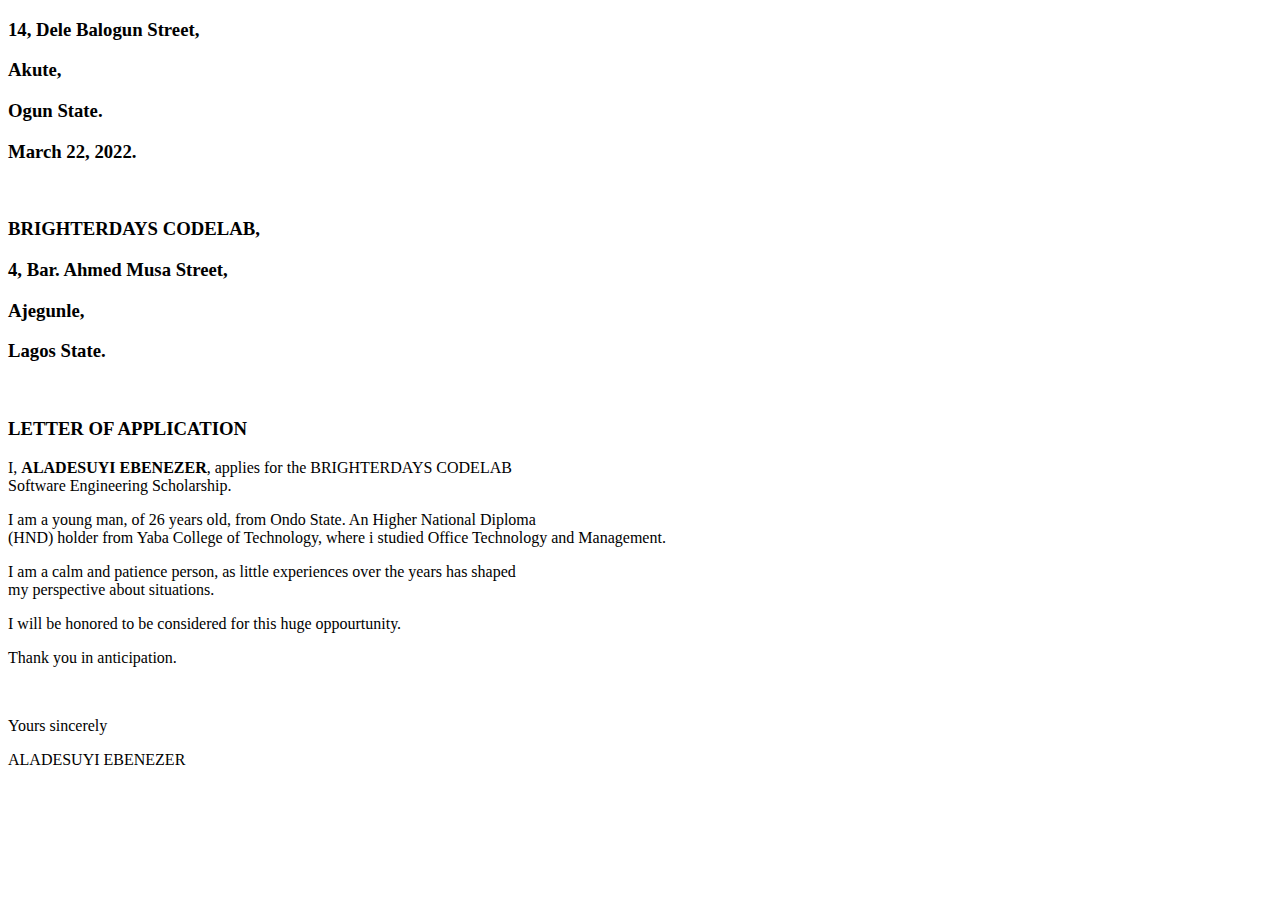
<file: index.html>
<!DOCTYPE html>
<html>
    <head>
        <title>Welcome To CODELAB</title>
    </head>
    <body>
        
        <h3>14, Dele Balogun Street,</h3>
        <h3>Akute,</h3>
        <h3>Ogun State.</h3>
        <h3>March 22, 2022.</h3>
        <br>
        <h3>BRIGHTERDAYS CODELAB,</h3>
        <h3>4, Bar. Ahmed Musa Street,</h3>
        <h3>Ajegunle,</h3>
        <h3>Lagos State.</h3>
        <br>
        <h3><b>LETTER OF APPLICATION</b></h3>
        <p>I, <b>ALADESUYI EBENEZER</b>, applies for the BRIGHTERDAYS CODELAB <br>Software Engineering Scholarship.</p>
        <p>I am a young man, of 26 years old, from Ondo State. An Higher National Diploma <br>(HND) holder from Yaba College of Technology, where i studied Office Technology and Management.</p>
        <p>I am a calm and patience person, as little experiences over the years has shaped <br>my perspective about situations.</p>
        <p>I will be honored to be considered for this huge oppourtunity.</p>
        <p>Thank you in anticipation.</p>
        <br>
        <p>Yours sincerely</p>
        <p>ALADESUYI EBENEZER</p>
    </body>
</html>
</file>
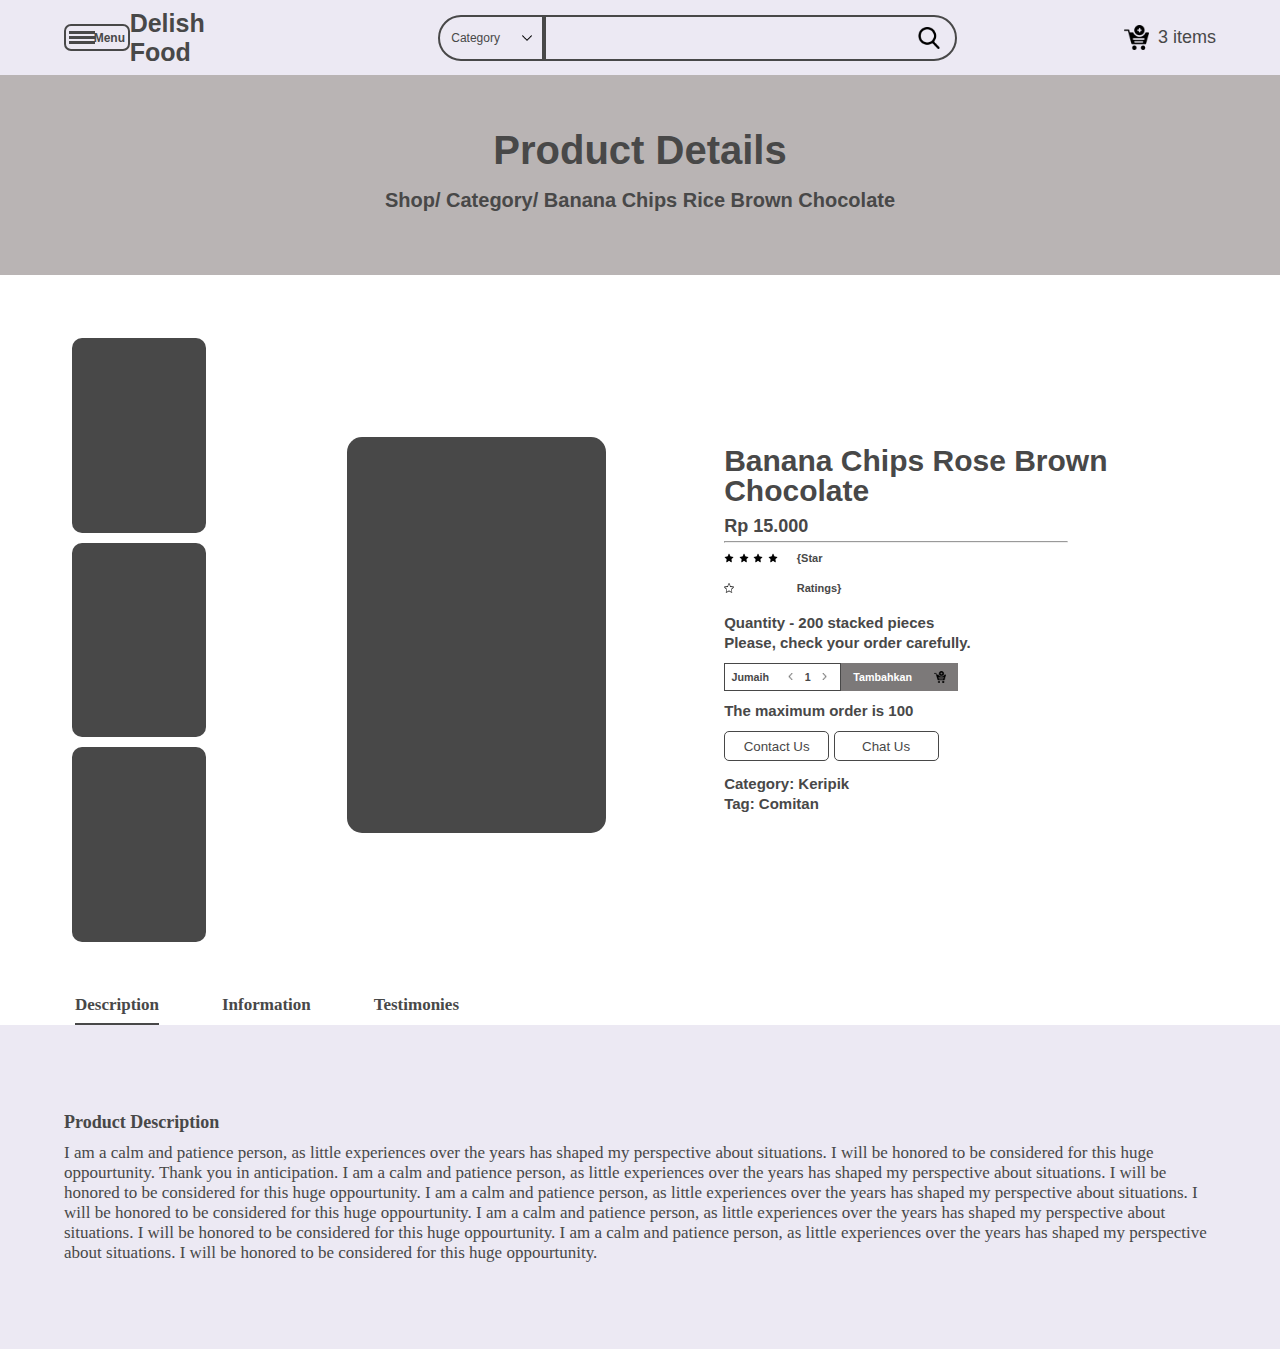
<file: frameWorkAssign.html>
<!DOCTYPE html>
<html>
    <head>
        <title>delish food</title>

        <link rel="stylesheet" href="./frameWorkAssign.css"/>

        <style>
            *{
                padding: 0;
                margin: 0;
            }

            .header{
                width: 100%;
                height: 75px;
                background-color: #ece9f3;
                display: flex;
                justify-content: center;
                font-family: 'Trebuchet MS', 'Lucida Sans Unicode', 'Lucida Grande', 'Lucida Sans', Arial, sans-serif;
            }

            .head{
                background-color: re;
                width: 90%;
                height: 100%;
                display: flex;
                justify-content: space-between;
                align-items: center;
            }

            .logo{
                background-color: whit;
                height: 60%;
                width: 18%;
                display: flex;
                justify-content: space-between;
                align-items: center;
            }

            .box{
                width: 30%;
                height: 50%;
                border: solid 2px #484848;
                border-radius: 7px;
                display: flex;
                justify-content: space-around;
                align-items: center;
            }

            .line{
                display: flex;
                justify-content: space-evenly;
                align-items: cente;
                flex-direction: column;
                width: 20px;
                height: 80%;
                line-height: 10px;
            }

            .lines{
                border: solid 3px #484848;
                width: 100%;
                border-bottom: 10px;
                font-weight: bold;
            }

            .menu{
                font-size: 12px;
                color: #484848;
                font-weight: bold;
            }

            .name{
                font-size: 25px;
                font-weight: bold;
                color: #484848;
            }

            .search{
                width: 45%;
                height: 80%;
                display: flex;
                justify-content: center;
                align-items: center;
            }

            .search1{
                border: solid 2px #484848;
                width: 20%;
                height: 70%;
                border-radius: 30px 0 0 30px;
                display: flex;
                justify-content: space-around;
                align-items: center;
            }

            .cate{
                font-size: 12px;
                color: #484848;
            }

            .search2{
                border: solid 2px #484848;
                width: 80%;
                height: 70%;
                border-radius: 0 30px 30px 0;
                display: flex;
                justify-content: space-between;
                align-items: center;
                background: transparent;
            }

            .inp{
                height: 100%;
                width: 85%;
                background: transparent;
                border: none;
                outline: none;
                font-size: 20px;
            }

            .cart{
                width: 8%;
                height: 80%;
                display: flex;
                justify-content: space-between;
                align-items: center;
                color: #484848;
            }

            .arrow-down{
                width: 10px;
                height: 10px;
            }

            .srch{
                width: 22px;
                height: 22px;
                margin-right: 15px;
            }

            .cart1{
                width: 25px;
                height: 25px;
            }
            

        </style>
    </head>
    <body>
        <div class="header">
            <div class="head">
                <div class="logo">
                    <div class="box">
                        <div class="line">
                            <div class="lines"></div>
                            <div class="lines"></div>
                            <div class="lines"></div>
                        </div>
                        <div class="menu">Menu</div>
                    </div>
                    <div class="name">Delish Food</div>
                    </div>
                <div class="search">
                    <div class="search1">  
                        <div class="cate">Category</div>
                        <img class="arrow-down" src="./Images/arrow-down.png" alt="eben"/>
                    </div>
                    <div class="search2">
                        <input class="inp" placeholder=""/>
                        <img class="srch" src="./Images/search.png" alt="eben"/>
                </div>
                </div>
                <div class="cart">
                    <img class="cart1" src="./Images/add-to-cart.png" alt="eben"/>
                <div class="rp">3 items</div>
                </div>
            </div>
                
            </div>

        </div>

        <div class="sub-head">
            <h2 class="pro">Product Details</h2>
            <h4 class="shop">Shop/ Category/ Banana Chips Rice Brown Chocolate</h4>
        </div>

        <div class="order">
            <div class="boxes">
                <div class="boxs"></div>
                <div class="boxs"></div>
                <div class="boxs"></div>
            </div>
            <div class="big-box">
                <div class="big"></div>
            </div>
            <div class="info">
                <h3 class="ban">Banana Chips Rose Brown <br> Chocolate</h3>
                <h4 class="rp">Rp 15.000</h4>
                <hr>
                <div class="stars">
                   <div class="starr"> <img class="star" src="./Images/star.png"/>
                    <img class="star" src="./Images/star.png"/>
                    <img class="star" src="./Images/star.png"/>
                    <img class="star" src="./Images/star.png"/>
                    <img class="star" src="./Images/star-white.png"/></div>
                    <div><h6 class="star-rate">{Star Ratings}</h6></div>
                </div>

                <div style="margin-top: 10px; margin-bottom: 10px;">
                <h5 class="pls">Quantity - 200 stacked pieces</h5>
                <h5 class="pls">Please, check your order carefully.</h5>
            </div>

                <div class="order-cart">
                    <div class="jum">
                        <h6>Jumaih</h6>
                        <div class="arrows">
                            <img class="arr" src="./Images/left-arrow.png" />
                            <h6 class="tamb">1</h6>
                            <img class="arr" src="./Images/next.png" />
                        </div>
                    </div>
                    <div class="tam">
                        <h6 class="tamb">Tambahkan</h6>
                        <img class="cart-img" src="./Images/add-to-cart.png" />
                    </div>
                </div>

                <h5 class="pls" style="margin-top: 10px; margin-bottom: 10px;">The maximum order is 100</h5>

                <div class="btns">
                    <button class="btn">Contact Us</button>
                    <button class="btn">Chat Us</button>
                </div>

                <div style="margin-top: 13px;">
                    <h5 class="pls">Category: Keripik</h5>
                <h5 class="pls">Tag: Comitan</h5>
            </div>
                

            </div>
        </div>

        <div class="des">
        
            <div class="three">
                <h5 class="in" style="border-bottom: solid 2px #484848;">Description</h5>
                <h5 class="in">Information</h5>
                <h5 class="in">Testimonies</h5>
            </div>

            <div class="pros">
                <div class="pro-des">
                    <h5>Product Description</h5>
                    <p>
                        I am a calm and patience person, as little experiences over the years has 
                        shaped my perspective about situations. I will be honored to be considered 
                        for this huge oppourtunity. Thank you in anticipation.
                        I am a calm and patience person, as little experiences over the years has 
                        shaped my perspective about situations. I will be honored to be considered 
                        for this huge oppourtunity. 
                        I am a calm and patience person, as little experiences over the years has 
                        shaped my perspective about situations. I will be honored to be considered 
                        for this huge oppourtunity.
                        I am a calm and patience person, as little experiences over the years has 
                        shaped my perspective about situations. I will be honored to be considered 
                        for this huge oppourtunity.
                        I am a calm and patience person, as little experiences over the years has 
                        shaped my perspective about situations. I will be honored to be considered 
                        for this huge oppourtunity.
                    </p>
                </div>
            </div>
        
        </div>

        
    </body>
</html>
</file>
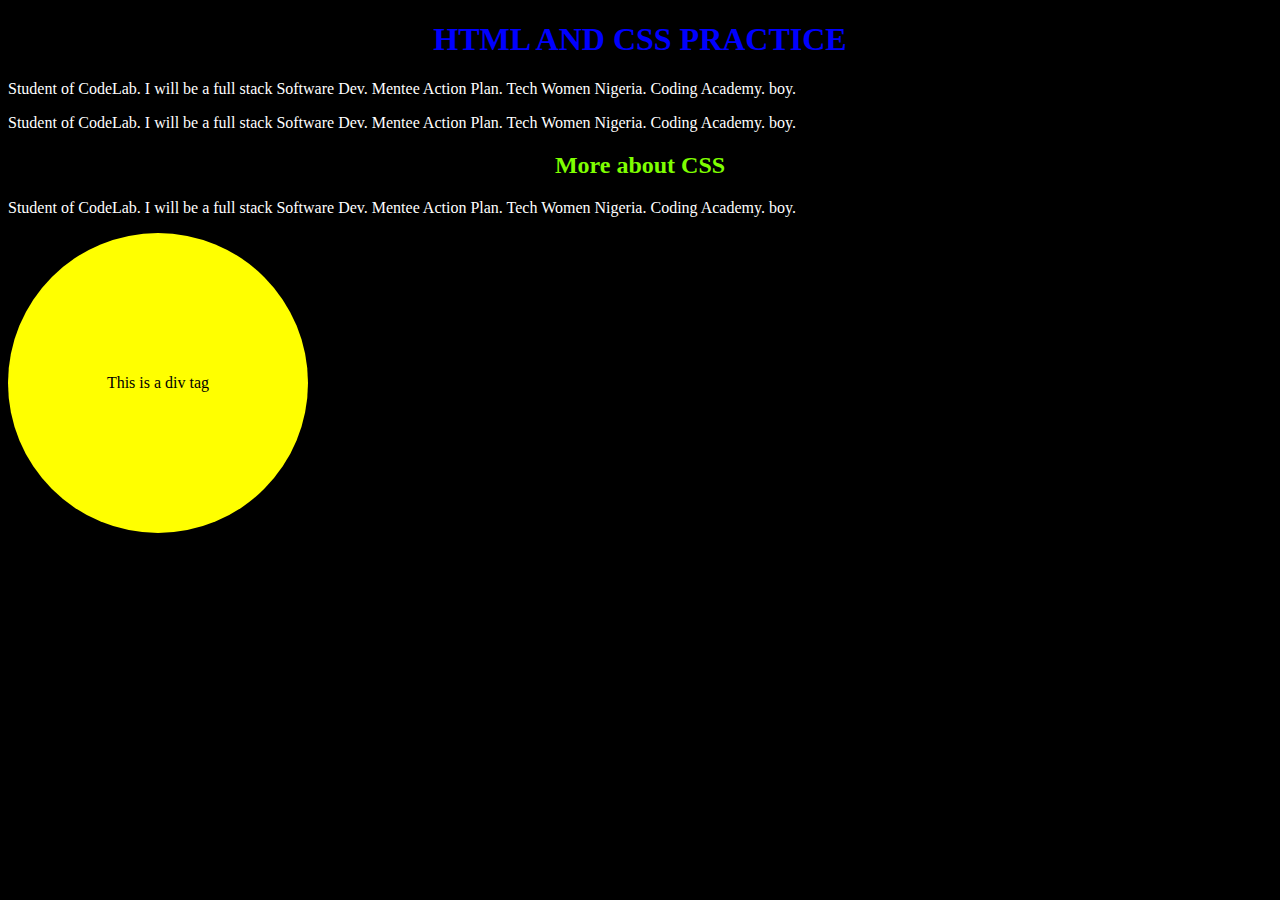
<file: lesson2.html>
<!DOCTYPE html>
<html>
    <head>
        <title>HTML & CSS PRACTICE</title>
    </head>
    <body style="background-color: black; color: white;">
        <h1 style="color:blue; text-align: center;">HTML AND CSS PRACTICE</h1>
        <p>Student of CodeLab. I will be a full stack Software Dev. Mentee Action Plan. Tech Women Nigeria. Coding Academy. boy.
</p>
<p>Student of CodeLab. I will be a full stack Software Dev. Mentee Action Plan. Tech Women Nigeria. Coding Academy. boy.
</p>
<h2 style="color:chartreuse; text-align: center;">More about CSS</h2>
<p>Student of CodeLab. I will be a full stack Software Dev. Mentee Action Plan. Tech Women Nigeria. Coding Academy. boy.
</p>
<div style="width: 300px; height: 300px; background-color: yellow; border-radius: 50%; display: flex; align-items: center; justify-content: center; color: black;">This is a div tag</div>
    </body>
</html>
</file>
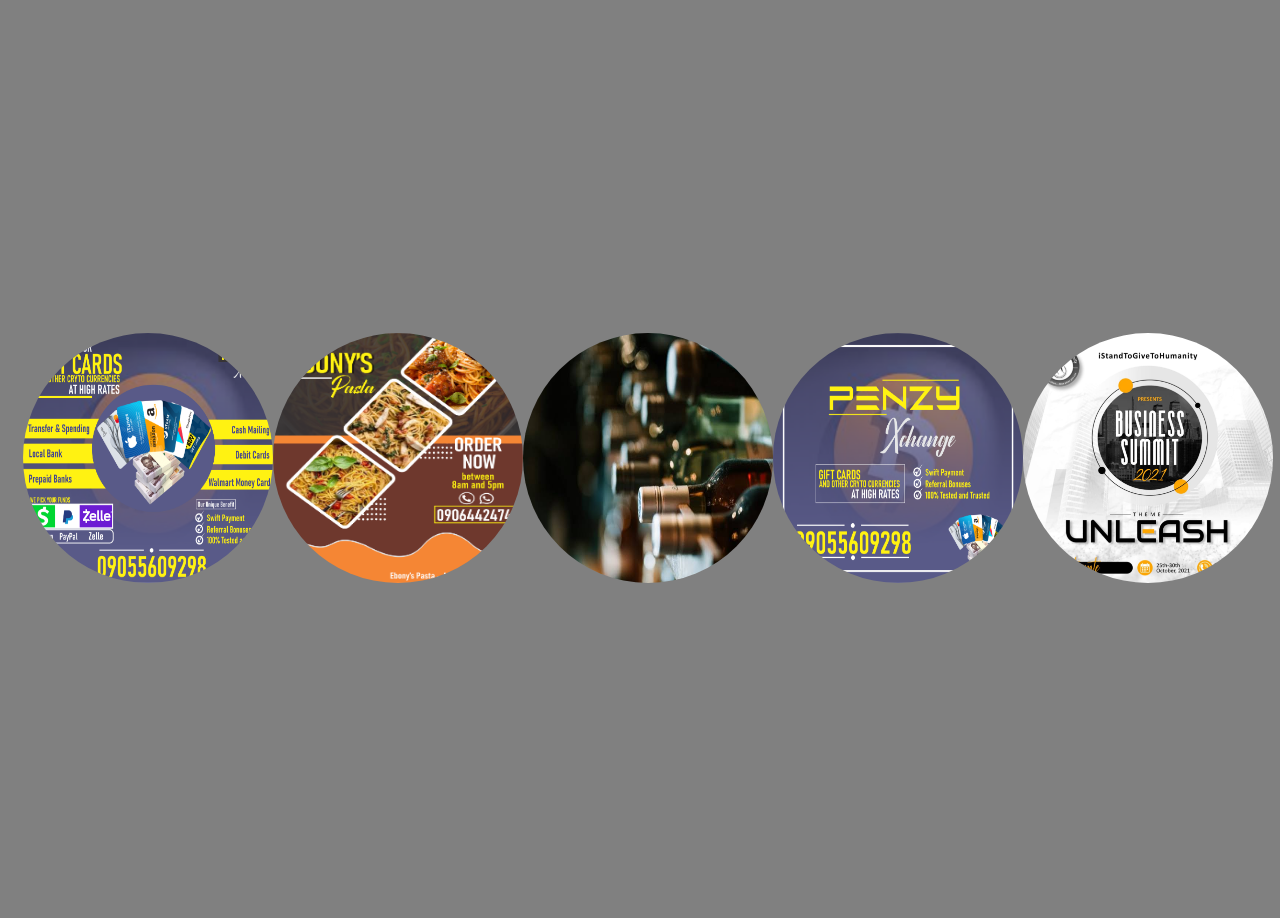
<file: lesson3.html>
<!DOCTYPE html>
<html>
    <head>
        <title>Image Card</title>
    </head>
    <body style = "background-color: gray; 
    display: flex; 
    justify-content: center; 
    height: 100%; 
    width: 100%;
    min-height: 100vh; 
    align-items: center; 
    flex-direction: colum;
    flex-wrap: wrap; 
    margin-bottom: 10px;">

        <div style = "width: 250px; 
        height: 250px; 
        background-color: white; 
        border-radius: 50%;
        overflow: hidden;">
        <img src="./Images/Penzy2.png" 
        style="height: 100%; 
        width: 100%; 
        border-radius: 0%;"/>
        </div>

        <div style = "width: 250px; 
        height: 250px; 
        background-color: white; 
        border-radius: 50%;
        overflow: hidden;">
        <img src="./Images/Pasta.png" 
        style="height: 100%; 
        width: 100%; 
        border-radius: 0%;"/>
        </div>

        <div style = "width: 250px; 
        height: 250px; 
        background-color: white; 
        border-radius: 50%;
        overflow: hidden;">
        <img src="./Images/bottle.jpg" 
        style="height: 100%; 
        width: 100%; 
        border-radius: 0%;"/>
        </div>

        <div style = "width: 250px; 
        height: 250px; 
        background-color: white; 
        border-radius: 50%;
        overflow: hidden;">
        <img src="./Images/Penzy3.png" 
        style="height: 100%; 
        width: 100%; 
        border-radius: 0%;"/>
        </div>

        <div style = "width: 250px; 
        height: 250px; 
        background-color: white; 
        border-radius: 50%;
        overflow: hidden;">
        <img src="./Images/unleash.jpg" 
        style="height: 100%; 
        width: 100%; 
        border-radius: 0%;"/>
        </div>
        
    </body>
</html>
</file>
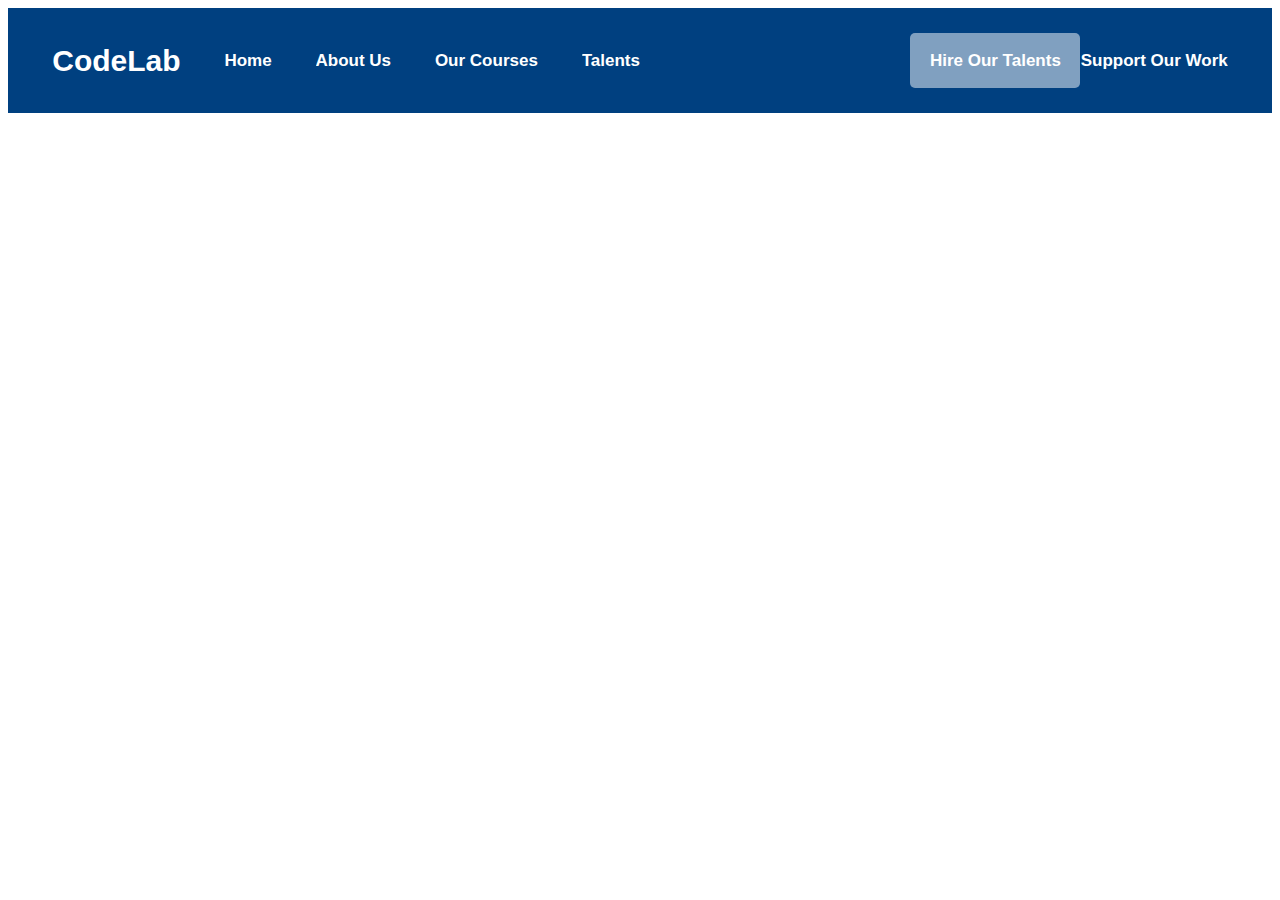
<file: lesson4.html>
<!DOCTYPE html>
<html>
    <head>
        <title>head</title>
    </head>
    <body>
        <div style="width:100%;
        height: 105px;
        background-color: #004080;
        color: white;
        font-family: 'Trebuchet MS', 'Lucida Sans Unicode', 'Lucida Grande', 'Lucida Sans', Arial, sans-serif;
        font-weight: bold;
        display: flex;
        justify-content: center;
        align-items: center;">

            <div style="width: 93%;
            height: 100%;
            display: flex;
            justify-content: space-between;
            align-items: center;
            font-size: 17px;">

                <div style="width: 50%;
                height: 100%;
                display: flex;
                justify-content: space-between;
                align-items: center;">

                    <div style = "font-size: 30px; 
                    border-radius: 5px;
                    overflow: hidden;">CodeLab
                    </div>

                    <div style = " 
                    border-radius: 5px;
                    overflow: hidden;">Home
                    </div> 

                    <div style = " 
                    border-radius: 5px;
                    overflow: hidden;">About Us
                    </div>

                    <div style = " 
                    border-radius: 5px;
                    overflow: hidden;">Our Courses
                    </div> 

                    <div style = " 
                    border-radius: 5px;
                    overflow: hidden;">Talents
                    </div>

                </div>
 
                <div style="
                width: 27%;
                height: 100%;
                display: flex;
                justify-content: space-between;
                align-items: center;">
                    
                
                    <div style = "width: 170px;
                    height: 55px;
                    background-color: #80A0C0; 
                    border-radius: 5px;
                    overflow: hidden;
                    display: flex;
                    justify-content: center;
                    align-items: center;">Hire Our Talents
                    </div> 

                    <div style = " 
                    border-radius: 5px;
                    overflow: hidden;">Support Our Work
                    </div>

                </div>

    </div>
</div>
    </body>
</html>
</file>
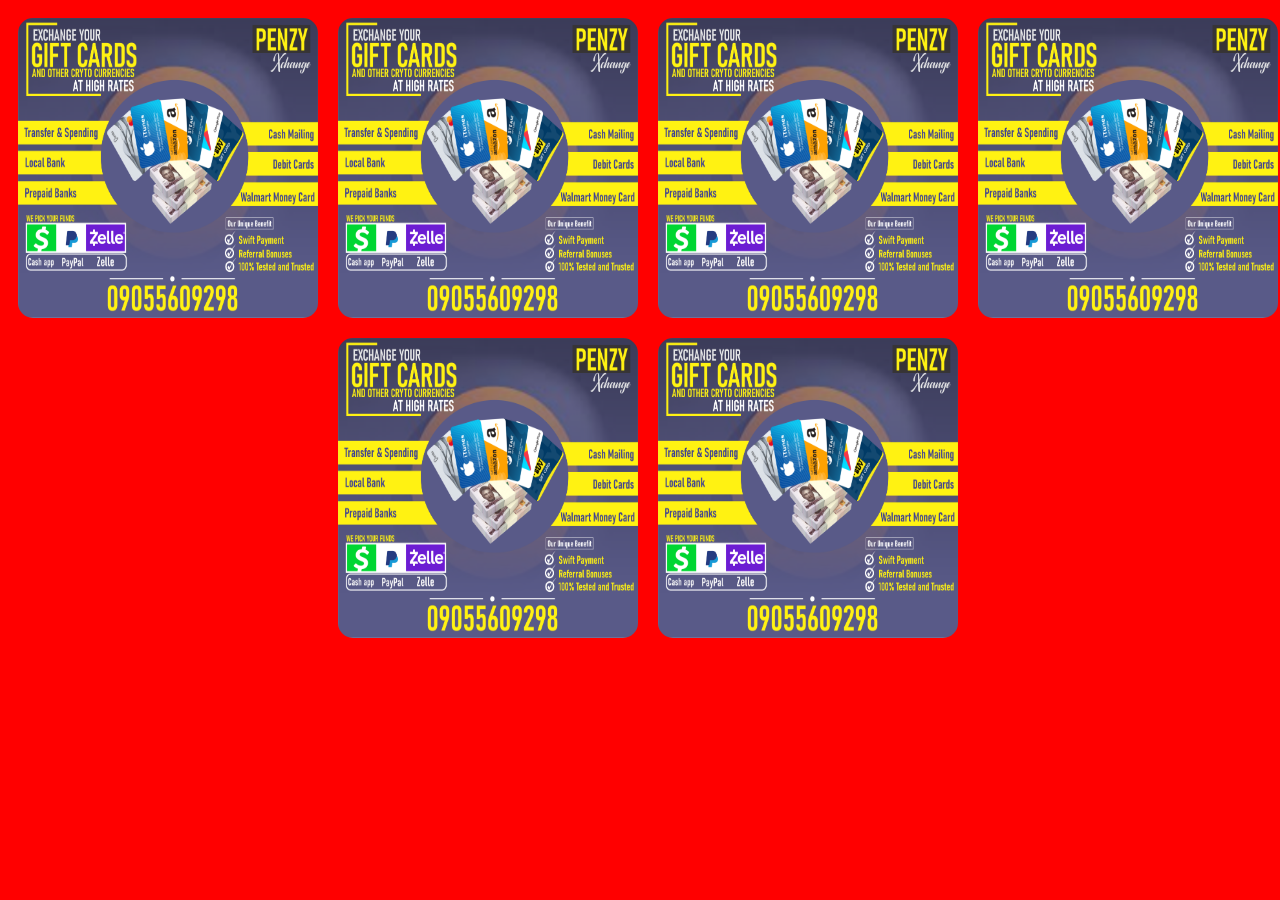
<file: lesson5.html>
<!DOCTYPE html>
<html>
    <head>
        <title>an image card</title>
        <style>
            body{
                background: red;
                width: 100%;
                height: 100%;
                display: flex;
                justify-content: center;
                flex-wrap: wrap;
            }

            .card{
                height: 300px;
                width: 300px;
                background-color: blue;
                border-radius: 15px;
                overflow: hidden;
                margin: 10px;
            }

            .image{
                width: 100%;
                height: 100%;
                object-fit: cove;
            }

        </style>
    </head>
    <body class="body">
        <div class="card">
            <img class="image" 
            src="./Images/Penzy2.png"/>
        </div>

        <div class="card">
            <img class="image" 
            src="./Images/Penzy2.png"/>
        </div>

        <div class="card">
            <img class="image" 
            src="./Images/Penzy2.png"/>
        </div>

        <div class="card">
            <img class="image" 
            src="./Images/Penzy2.png"/>
        </div>
        
        <div class="card">
            <img class="image" 
            src="./Images/Penzy2.png"/>
        </div>

        <div class="card">
            <img class="image" 
            src="./Images/Penzy2.png"/>
        </div>
    </body>
</html>
</file>
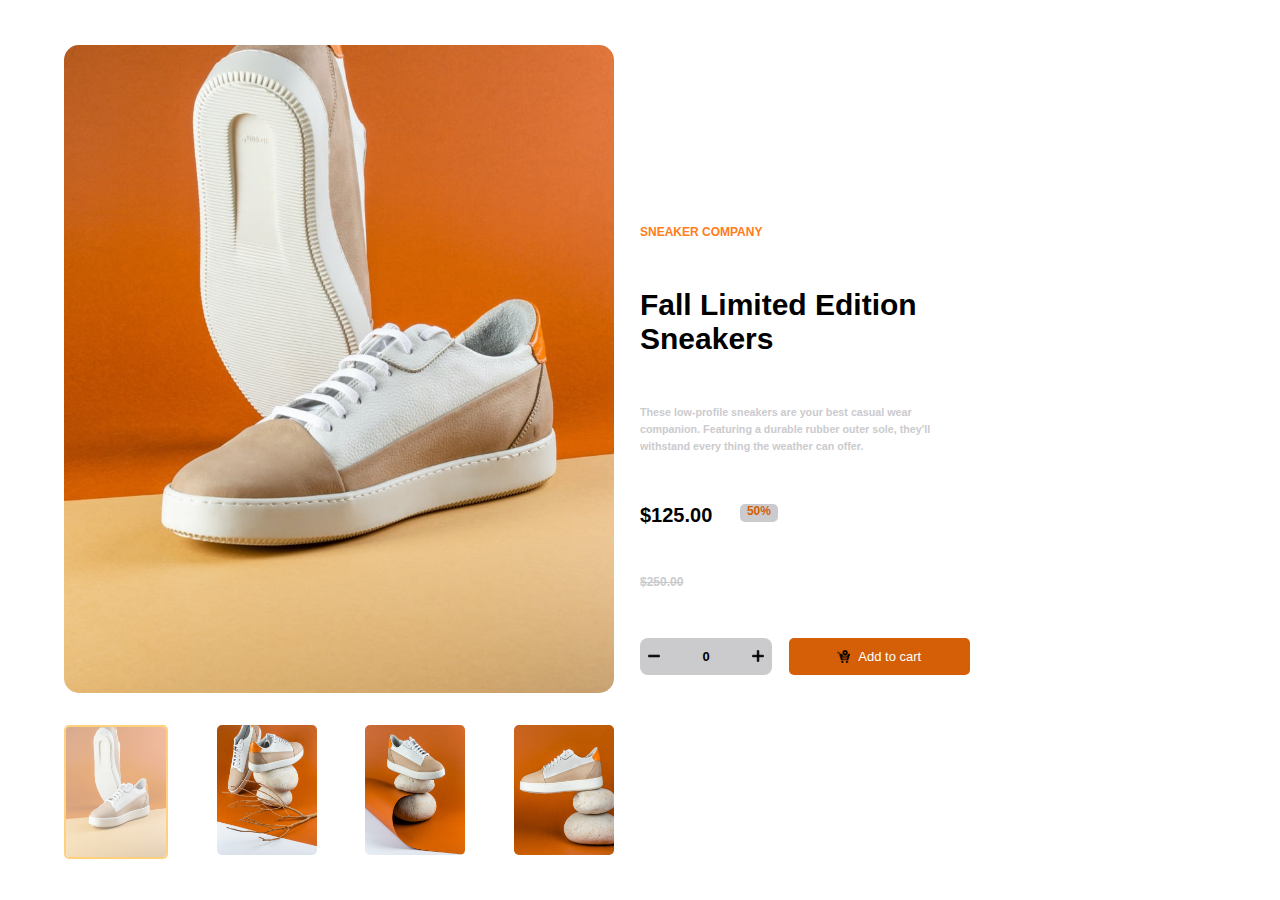
<file: mediaQuery.html>
<!DOCTYPE html>
<html lang="en">
<head>
    <meta charset="UTF-8">
    <meta http-equiv="X-UA-Compatible" content="IE=edge">
    <meta name="viewport" content="width=device-width, initial-scale=1.0">
    <title>media query</title>
    <link rel="stylesheet" href="mediaQuery.css">
</head>
<body class="main">
    <div class="box">
        <div class="right-side">
            <div class="images">
                <div class="holder">
                    <img class="shoe1" src="./Images/image-product-1.jpg" alt=""/>
                </div>
                <div class="bottom-img">
                    <div class="img1"> <img src="./Images/image-product-1.jpg" alt=""/></div>
                    <div class="img2"> <img src="./Images/image-product-2.jpg" alt=""/></div>
                    <div class="img2"> <img src="./Images/image-product-3.jpg" alt=""/></div>
                    <div class="img2"> <img src="./Images/image-product-4.jpg" alt=""/></div>
                </div>
            </div>
        </div>

        <div class="left-side">
            <div class="text-hol">
                <h5 class="sneak">SNEAKER COMPANY</h5>

                <h2 class="fall">Fall Limited Edition <br/> Sneakers</h2>

                <h6 class="low">These low-profile sneakers are your best casual wear <br/>companion. Featuring a durable rubber outer sole, they'll <br/>withstand every thing the weather can offer.</h6>

                <div class="num">
                    <h4 class="two">$125.00</h4>
                    <h6 class="fif">50%</h6>
                </div>

                <h6 class="dollar">$250.00</h6>

                <div class="cart">
                    <div class="quan">
                        <img class="plus" src="./Images/minus.png" alt="eben"/>
                        <h6>0</h6>
                        <img class="plus" src="./Images/add.png" alt="eben"/>
                    </div>

                    <button class="add"> <img class="shop" src="./Images/add-to-cart.png" alt="eben"/> <div class="to">Add to cart</div> 
                    </button>
                </div>
            </div>
        </div>
    </div>
    
</body>
</html>
</file>
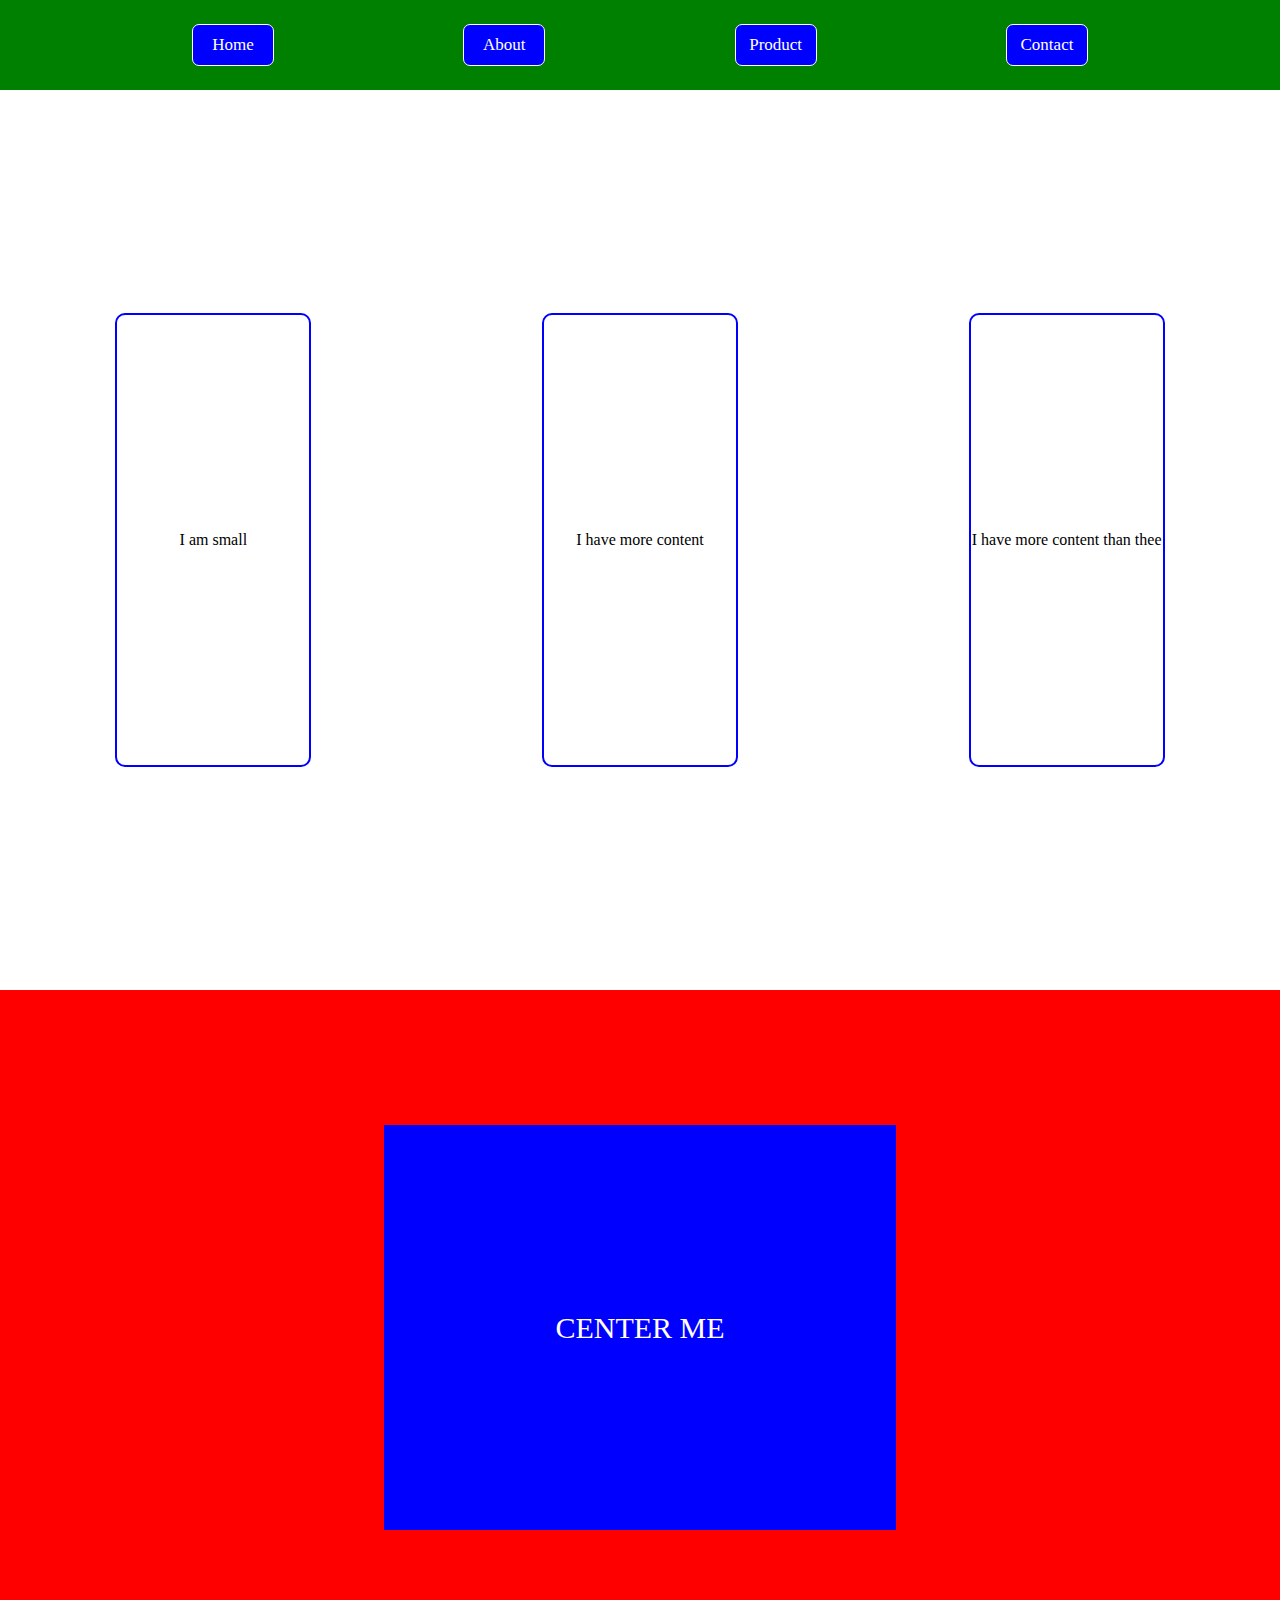
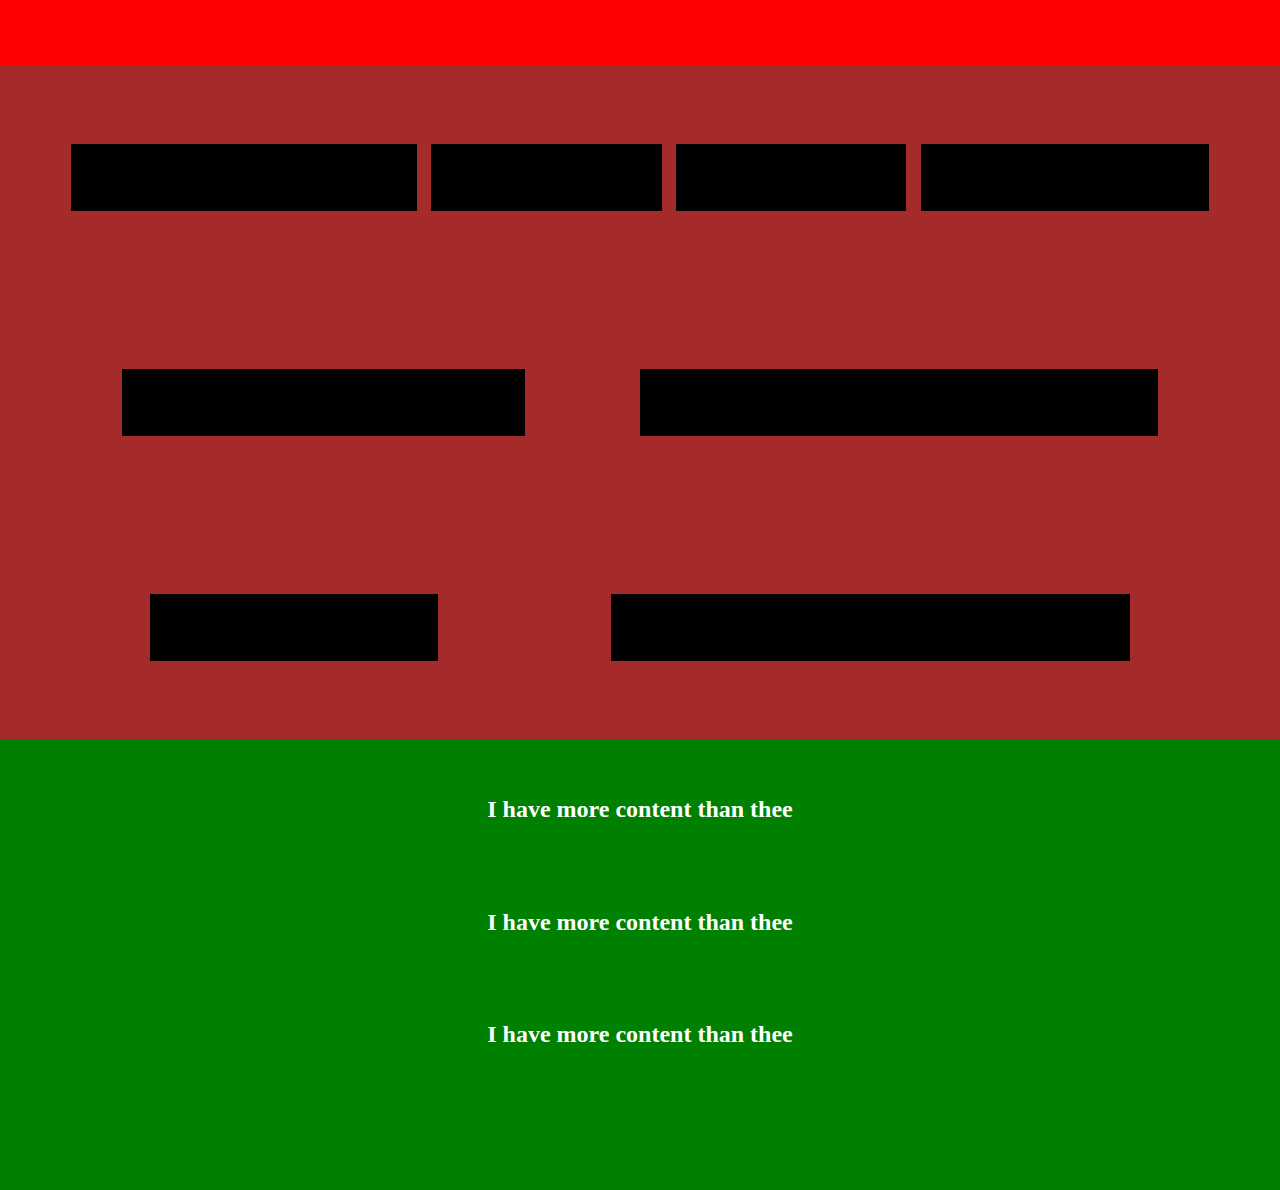
<file: test.html>
<!DOCTYPE html>
<html lang="en">
<head>
    <meta charset="UTF-8">
    <meta http-equiv="X-UA-Compatible" content="IE=edge">
    <meta name="viewport" content="width=device-width, initial-scale=1.0">
    <link rel="stylesheet" href="test.css">
    <title>Ebenezer-Aladesuyi</title>
</head>
<body>
    <div class="head">
        <div class="head-hold">
        <div class="nav">
            <a href="">Home</a>
            <a href="">About</a>
            <a href="">Product</a>
            <a href="">Contact</a>
        </div>
    </div>
    </div>

    <div class="row">
        <div class="card">
            I am small
        </div>

        <div class="card">
            I have more content
        </div>

        <div class="card">
            I have more content than thee
        </div>
    </div>

    <div class="parent">
        <div class="child">CENTER ME</div>
    </div>

    <div class="arr">
        <div class="hold">
        <div class="card3">
           
        </div>

        <div class="card4">
            
        </div>

        <div class="card4">
            
        </div>

        <div class="card5">
            
        </div>

        <div class="card6">
            
        </div>

        <div class="card7">
           
        </div>

        <div class="card8">
            
        </div>

        <div class="card9">
           
        </div>
    </div>
    </div>

    <div class="last">
       <h2 class="text">
            I have more content than thee
       </h2>
        <h2 class="text">
            I have more content than thee
        </h2>
        <h2 class="text">
            I have more content than thee
        </h2>
    </div>


</body>
</html>
</file>
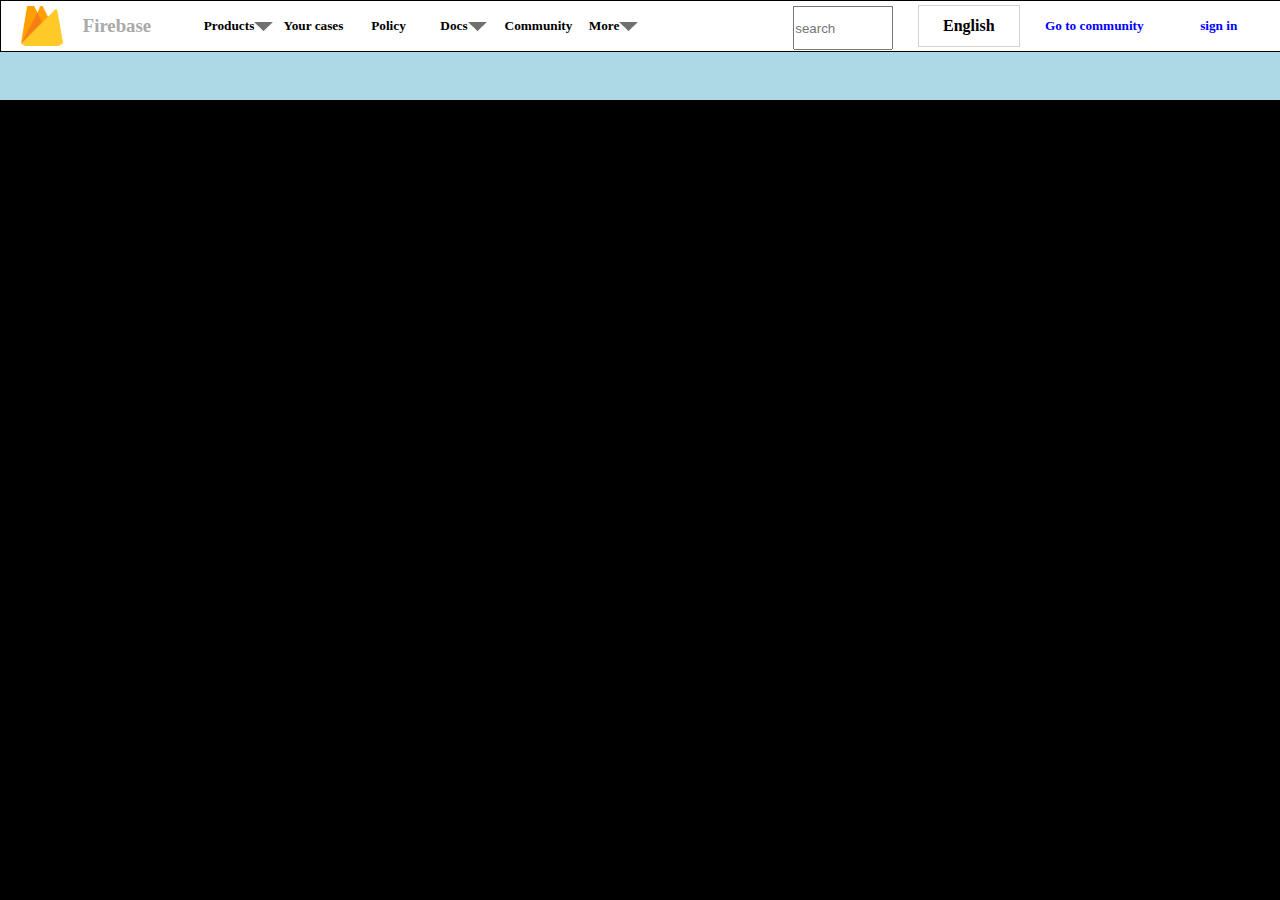
<file: project/project.html>
<!DOCTYPE html>
<html lang="en">
  <head>
    <title>project</title>
    <link rel="stylesheet" href="project.css" />
  </head>
  <body class="body">
    <div class="header">
      <div class="header1">
        <div class="main">
          <div class="firebase">
            <img class="f-icon" src="./New folder/1175544_firebase_google_icon.png" >
            
            <h3 class="text-1">Firebase</h3>
          </div>
          <div class="p-div">
            <div class="products"><h5>Products</h5><img src="./New folder/Polygon 1.png"></div>
            <div class="products"><h5>Your cases</h5></div>
            <div class="products"><h5>Policy</h5></div>
            <div class="products"><h5>Docs</h5><img src="./New folder/Polygon 1.png"></div>
            <div class="products"><h5>Community</h5></div>
            <div class="products"><h5>More</h5><img src="./New folder/Polygon 1.png"></div>
          </div>
        </div>
        <div class="box-3">
          <div class="search"><input class="s-1" type="text" placeholder="search">
                    </div>
          <div class="English"><h4>English</h4></div>
          <div class="go"><h5 class="text">Go to community</h5></div>
          <div class="sign"><h5 class="text">sign in</h5></div>
        </div>
      </div>
    </div>
  </body>
</html>
</file>
<file: frameWorkAssign.css>
.sub-head{
    width: 100%;
    height: 200px;
    background-color: rgb(185, 180, 180);
    display: flex;
    justify-content: center;
    align-items: center;
    flex-direction: column;
    color: #484848;
    font-family: 'Trebuchet MS', 'Lucida Sans Unicode', 'Lucida Grande', 'Lucida Sans', Arial, sans-serif;
    line-height: 50px;
}

.pro{
    font-size: 40px;
}

.shop{
    font-size: 20px;
}

.order{
    width: 93%;
    height: 80vh;
    font-family: 'Trebuchet MS', 'Lucida Sans Unicode', 'Lucida Grande', 'Lucida Sans', Arial, sans-serif;
    display: flex;
    justify-content: space-around;
    align-items: center;
}

.boxes{
    width: 15%;
    height: 100%;
    display: flex;
    justify-content: center;
    align-items: center;
    flex-direction: column;
}

.boxs{
    height: 27%;
    width: 75%;
    border-radius: 10px;
    background-color: #484848;
    margin-top: 10px;
}

.big-box{
    width: 25%;
    height: 100%;
    display: flex;
    justify-content: center;
    align-items: center;
}

.big{
    width: 87%;
    height: 55%;
    border-radius: 15px;
    background-color: #484848;
}

.info{
    width: 35%;
    height: 100%;
    display: flex;
    justify-content: center;
    align-items: cente ;
    flex-direction: column;
    font-family: 'Trebuchet MS', 'Lucida Sans Unicode', 'Lucida Grande', 'Lucida Sans', Arial, sans-serif;
    color: #484848;
    margin-top: -10px;
    line-height: 30px;
}

.ban{
    font-size: 30px;
    margin-bottom: 5px;
}

.rp{
    font-size: 18px;
}

.stars{
    display: flex;
    align-items: center;
    justify-content: space-between;
    width: 35%;
}

.starr{
    margin-right: 5px;
}

.star{
    width: 10px;
    height: 10px;
}

.star-rate{
    font-size: 11px;
}

.pls{
    font-size: 15px;
    line-height: 20px;
}

.order-cart{
    display: flex;
}


.jum{
    width: 115px;
    height: 26px;
    background-color: white;
    border: solid 1px #484848;
    display: flex;
    justify-content: space-around;
    align-items: center;
}

.arrows{
    display: flex;
    justify-content: space-around;
    align-items: center;
    width: 45%;

}

.arr{
    width: 7px;
    height: 7px;
}

.tam{
    width: 115px;
    height: 26px;
    background-color:  #7c7979;
    display: flex;
    justify-content: space-around;
    align-items: center;
    color: white;
    border:  solid 1px #7c7979;
}

.cart-img{
    width: 12px;
    height: 12px;
}

.btn{
    width: 105px;
    height: 30px;
    background-color: white;
    border: solid 1px #484848;
    border-radius: 5px;
    color: #484848;
}

hr{
    width: 82%;
    color: #484848;
}

.des{
    width: 100%;
    height: 40vh;
    color: #484848;
    margin-bottom: 10px;
}

.three{
    width: 30%;
    height: 30px;
    display: flex;
    justify-content: space-between;
    margin-left: 75px;
}

.three h5{
    font-size: 17px;
}

.pros{
    width: 100%;
    height: 90%;
    background-color: #ece9f3;
    display: flex;
    align-items: center;
    flex-direction: column;
}

.pro-des{
    width: 90%;
    height: 100%;
    display: flex;
    justify-content: center;
    align-items: center;
    flex-direction: column;
}

.pro-des h5{
    font-size: 18px;
    width: 100%;
    margin-bottom: 10px;
}

.pro-des p{
    font-size: 17px;
}
</file>
<file: mediaQuery.css>
*{
    padding: 0;
    margin: 0;
}

.main{
    height: 100%;
    width: 100%;
    display: flex;
    justify-content: center;
    align-items: center;
}
@media screen and (max-width:320px){
    .main{
        background-color: green;
    }
}

.box{
    width: 90%;
    height: 100%;
    background-color: white;
    display: flex;
    justify-content: space-between;
    flex-wrap: wrap;
}

.right-side{
    width: 50%;
    height: 100vh;
    display: flex;
    align-items: center;
}

@media screen and (max-width:425px)  {
    .right-side{
        width: 100%;
        flex-wrap: wrap;
    }
        
}

.images{
    height: 90%;
    width: 550px;
    display: flex;
    flex-direction: column;
    justify-content: space-between;
}

.holder{
    width: 100%;
    height: 80%;
    border-radius: 15px;
    overflow: hidden;
}

.shoe1{
    height: 100%;
    width: 100%;
    object-fit: cover;
}

.bottom-img{
    width: 100%;
    height: 16%;
    display: flex;
    justify-content: space-between;
}

.img1{
    width: 100px;
    height: 100%;
    background-color: white;
    border-radius: 5px;
    border: 2px solid orange;
    opacity: 50%;
    overflow: hidden;
}

.img2{
    width: 100px;
    height: 100%;
    background-color: white;
    border-radius: 5px;
    overflow: hidden;
}

.img1 img{
    width: 100%;
    height: 100%;
}

.img2 img{
    width: 100%;
    height: 100%;
}

.left-side{
    width: 50%;
    height: 100vh;
    display: flex;
    align-items: center;
    font-family: 'Trebuchet MS', 'Lucida Sans Unicode', 'Lucida Grande', 'Lucida Sans', Arial, sans-serif;
}

.text-hol{
    height: 50%;
    width: 550px;
    display: flex;
    justify-content: space-between;
    flex-direction: column;
}

.sneak{
    font-size: 12px;
    color: #FF7D1B;
}

.fall{
    font-size: 30px;
    font-weight: bold;
}

.low{
    color: #cbcbce;
    line-height: 17px;
}

.num{
    width: 25%;
    display: flex;
    justify-content: space-between;
}

.two{
    font-size: 20px;
    font-weight: bold;
}

.fif{
    width: 27%;
    height: 80%;
    color: #d45f06;
    background-color: #cbcbce;
    border-radius: 5px;
    font-size: 12px;
    text-align: center;
}

.dollar{
    font-size: 12px;
    color: #cbcbce;
    stroke: aliceblue;
    text-decoration: line-through;
}

.cart{
    display: flex;
    width: 60%;
    justify-content: space-between;
}

.quan{
    width: 40%;
    height: 37px;
    background-color: #cbcbce;
    border-radius: 8px;
    display: flex;
    justify-content: space-between;
    align-items: center;
    border: none;
}

.quan h6{
    font-size: 13px;
    font-weight: bold;
}

.plus{
    width: 12px;
    height: 12px;
    color: #d45f06;
    margin-left: 8px;
    margin-right: 8px;
}

.shop{
    width: 13px;
    height: 13px;
}

.add{
    width: 55%;
    height: 37px;
    background-color: #d45f06;
    border-radius: 5px;
    border: none;
    color: white;
    display: flex;
    justify-content: center;
    align-items: center;
}

.to{
    font-size: 13px;
    margin-left: 8px;
}
</file>
<file: test.css>
*{
    padding: 0;
    margin: 0;
}

body{
    width: 100%;
    height: 250vh;
}

.head{
    width: 100%;
    height: 10vh;
    background-color: green;
    display: flex;
    justify-content: center;
    align-items: center;
}

.head-hold{
    width: 70%;
    height: 100%;
    display: flex;
    justify-content: center;
    align-items: center;
}

.nav{
    width: 100%;
    height: 100%;
    display: flex;
    justify-content: space-between;
    align-items: center;
}

.nav a{
    text-decoration: none;
    font-size: 17px;
    border: solid 1px white;
    width: 80px;
    height: 40px;
    color: white;
    background-color: blue;
    display: flex;
    align-items: center;
    justify-content: center;
    border-radius: 7px;
}

.row{
    width: 100%;
    height: 40%;
    display: flex;
    justify-content: space-around;
    align-items: center;
    flex-wrap: wrap;
}

.card{
    width: 15%;
    height: 50%;
    border: 2px solid blue;
    display: flex;
    justify-content: center;
    align-items: center;
    border-radius: 10px;
}

.parent{
    width: 100%;
    height: 30%;
    display: flex;
    justify-content: center;
    align-items: center;
    background-color: red;
}

.child{
    width: 40%;
    height: 60%;
    display: flex;
    justify-content: center;
    align-items: center;
    background-color: blue;
    color: white;
    font-size: 30px;
}

.arr{
    width: 100%;
    height: 30%;
    display: flex;
    justify-content: center;
    align-items: center;
    background-color: brown;
}

.hold{
    width: 90%;
    height: 100%;
    display: flex;
    justify-content: space-around;
    align-items: center;
    flex-wrap: wrap;
}

.card3{
    width: 30%;
    height: 10%;
    background-color: black;
}

.card4{
    width: 20%;
    height: 10%;
    background-color: black;
}
.card5{
    width: 25%;
    height: 10%;
    background-color: black;
}

.card6{
    width: 35%;
    height: 10%;
    background-color: black;
}

.card7{
    width: 45%;
    height: 10%;
    background-color: black;
}

.card8{
    width: 25%;
    height: 10%;
    background-color: black;
}

.card9{
    width: 45%;
    height: 10%;
    background-color: black;
}

.last{
    width: 100%;
    height: 20%;
    display: flex;
    justify-content: center;
    align-items: center;
    flex-direction: column;
    color: white;
    background-color: green;
}

.text{
    width: 70%;
    height: 25%;
    text-align: center;
}
</file>
<file: project/project.css>
.body {
  width: 100%;
  height: 100%;
  background-color: black;
}
.header {
  width: 100%;
  height: 100px;
  background-color: lightblue;
}
.main {
  width: 650px;
  height: 50px;

  display: flex;
  justify-content: space-between;
}
.header1 {
  width: 100%;
  height: 50px;
  background-color: #FFFFFF;
  display: flex;
  justify-content: space-between;
  border: 1px solid black;
}
.firebase {
  width: 150px;
  height: 50px;

  display: flex;
  align-items: center;
  justify-content: space-between;
  
}
* {
  margin: 0;
  padding: 0;
}
.p-div {
  width: 450px;
  height: 50px;

  display: flex;
}
.products {
  width: 100px;
  height: 50px;

  display: flex;
  justify-content:center;
  align-items: center;
}
.f-icon{
  width:100%;
  height:80%;
  object-fit: cover;
}
.img {
  width: 100%;
  height: 100%;
  object-fit: cover;
}
.box-3 {
  width: 500px;
  height: 50px;

  display: flex;
  justify-content: space-around;
  align-items: center;
}
.search{
  background-color:gray;
  width:20%;
  height:40px;
  display:flex;
  justify-content:center;
}

  


.English {
  width: 20%;
  height: 40px;

  display: flex;
  justify-content: center;
  align-items: center;
  border: 1px solid lightgrey;
}
.go {
  width: 20%;
  height: 50px;

  display: flex;
  justify-content: center;
  align-items: center;
}
.text {
  color: blue;

}
.sign {
  width: 20%;
  height: 50px;

  display: flex;
  align-items: center;
  justify-content: center;
}
 .s-1{
   width:100%;
   height:100%;
   outline:0;
 }
.text-1{
  color:darkgrey;
  
}
</file>
